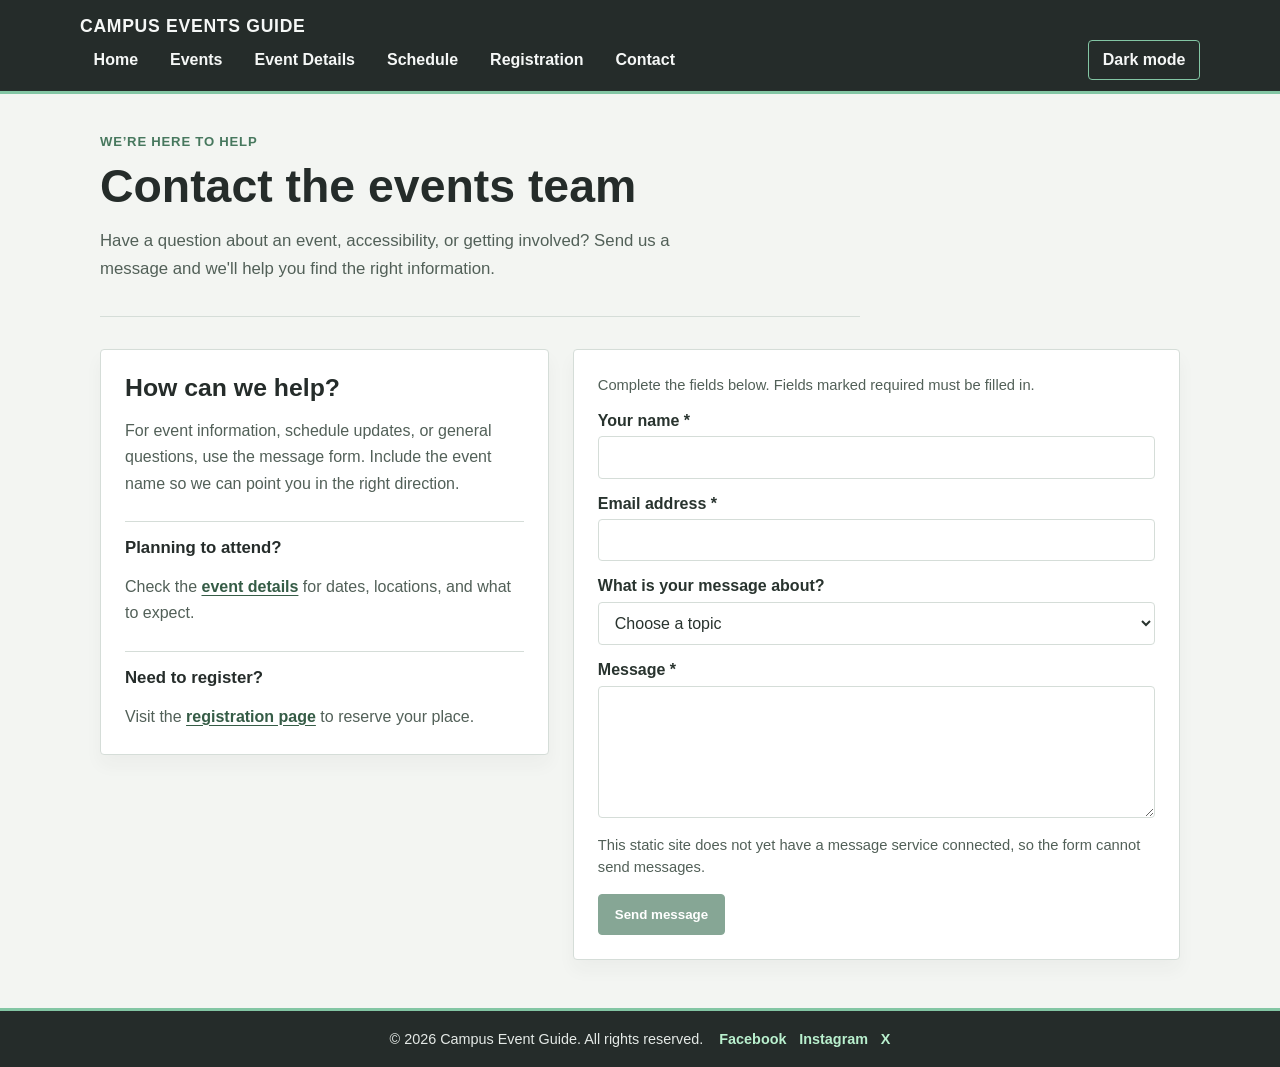
<file: contact.html>
<!DOCTYPE html>
<html lang="en">
<head>
    <meta charset="UTF-8">
    <meta name="viewport" content="width=device-width, initial-scale=1.0">
    <title>Contact | Campus Event Guide</title>
    <link rel="stylesheet" href="style.css">
</head>
<body>
    <header class="site-header">
        <div class="brand-wrap">
            <span class="brand-mark">Campus Events Guide</span>
        </div>
        <nav class="navbar" aria-label="Main navigation">
            <ul>
                <li><a href="index.html">Home</a></li>
                <li><a href="events.html">Events</a></li>
                <li><a href="event-details.html">Event Details</a></li>
                <li><a href="schedule.html">Schedule</a></li>
                <li><a href="registration.html">Registration</a></li>
                <li><a href="contact.html" aria-current="page">Contact</a></li>
            </ul>
            <label class="theme-toggle" for="theme-toggle">
                <input id="theme-toggle" type="checkbox" aria-label="Toggle dark mode">
                <span>Dark mode</span>
            </label>
        </nav>
    </header>
    <main class="content-page">
        <section class="page-intro" aria-labelledby="contact-title">
            <p class="eyebrow">We’re here to help</p>
            <h1 id="contact-title">Contact the events team</h1>
            <p>Have a question about an event, accessibility, or getting involved? Send us a message and we'll help you find the right information.</p>
        </section>

        <section class="contact-layout" aria-label="Contact information and message form">
            <div class="contact-info">
                <h2>How can we help?</h2>
                <p>For event information, schedule updates, or general questions, use the message form. Include the event name so we can point you in the right direction.</p>
                <div class="contact-note">
                    <h3>Planning to attend?</h3>
                    <p>Check the <a class="text-link" href="event-details.html">event details</a> for dates, locations, and what to expect.</p>
                </div>
                <div class="contact-note">
                    <h3>Need to register?</h3>
                    <p>Visit the <a class="text-link" href="registration.html">registration page</a> to reserve your place.</p>
                </div>
            </div>

            <form class="contact-form">
                <p class="form-note">Complete the fields below. Fields marked required must be filled in.</p>
                <div class="form-field">
                    <label for="contact-name">Your name <span aria-hidden="true">*</span></label>
                    <input id="contact-name" name="name" type="text" autocomplete="name" required>
                </div>
                <div class="form-field">
                    <label for="contact-email">Email address <span aria-hidden="true">*</span></label>
                    <input id="contact-email" name="email" type="email" autocomplete="email" required>
                </div>
                <div class="form-field">
                    <label for="contact-topic">What is your message about?</label>
                    <select id="contact-topic" name="topic">
                        <option value="">Choose a topic</option>
                        <option value="event">An upcoming event</option>
                        <option value="accessibility">Accessibility</option>
                        <option value="participation">Getting involved</option>
                        <option value="other">Something else</option>
                    </select>
                </div>
                <div class="form-field">
                    <label for="contact-message">Message <span aria-hidden="true">*</span></label>
                    <textarea id="contact-message" name="message" rows="6" required></textarea>
                </div>
                <p class="form-note">This static site does not yet have a message service connected, so the form cannot send messages.</p>
                <button class="action-link" type="button" disabled>Send message</button>
            </form>
        </section>
    </main>
    <footer class="footer">
        <div class="footer-content">
            <p>&copy; 2026 Campus Event Guide. All rights reserved.</p>
            <ul class="social-links" aria-label="Social media links">
                <li><a href="https://www.facebook.com" target="_blank" rel="noreferrer">Facebook</a></li>
                <li><a href="https://www.instagram.com" target="_blank" rel="noreferrer">Instagram</a></li>
                <li><a href="https://www.x.com" target="_blank" rel="noreferrer">X</a></li>
            </ul>
        </div>
    </footer>
</body>
</html>
</file>
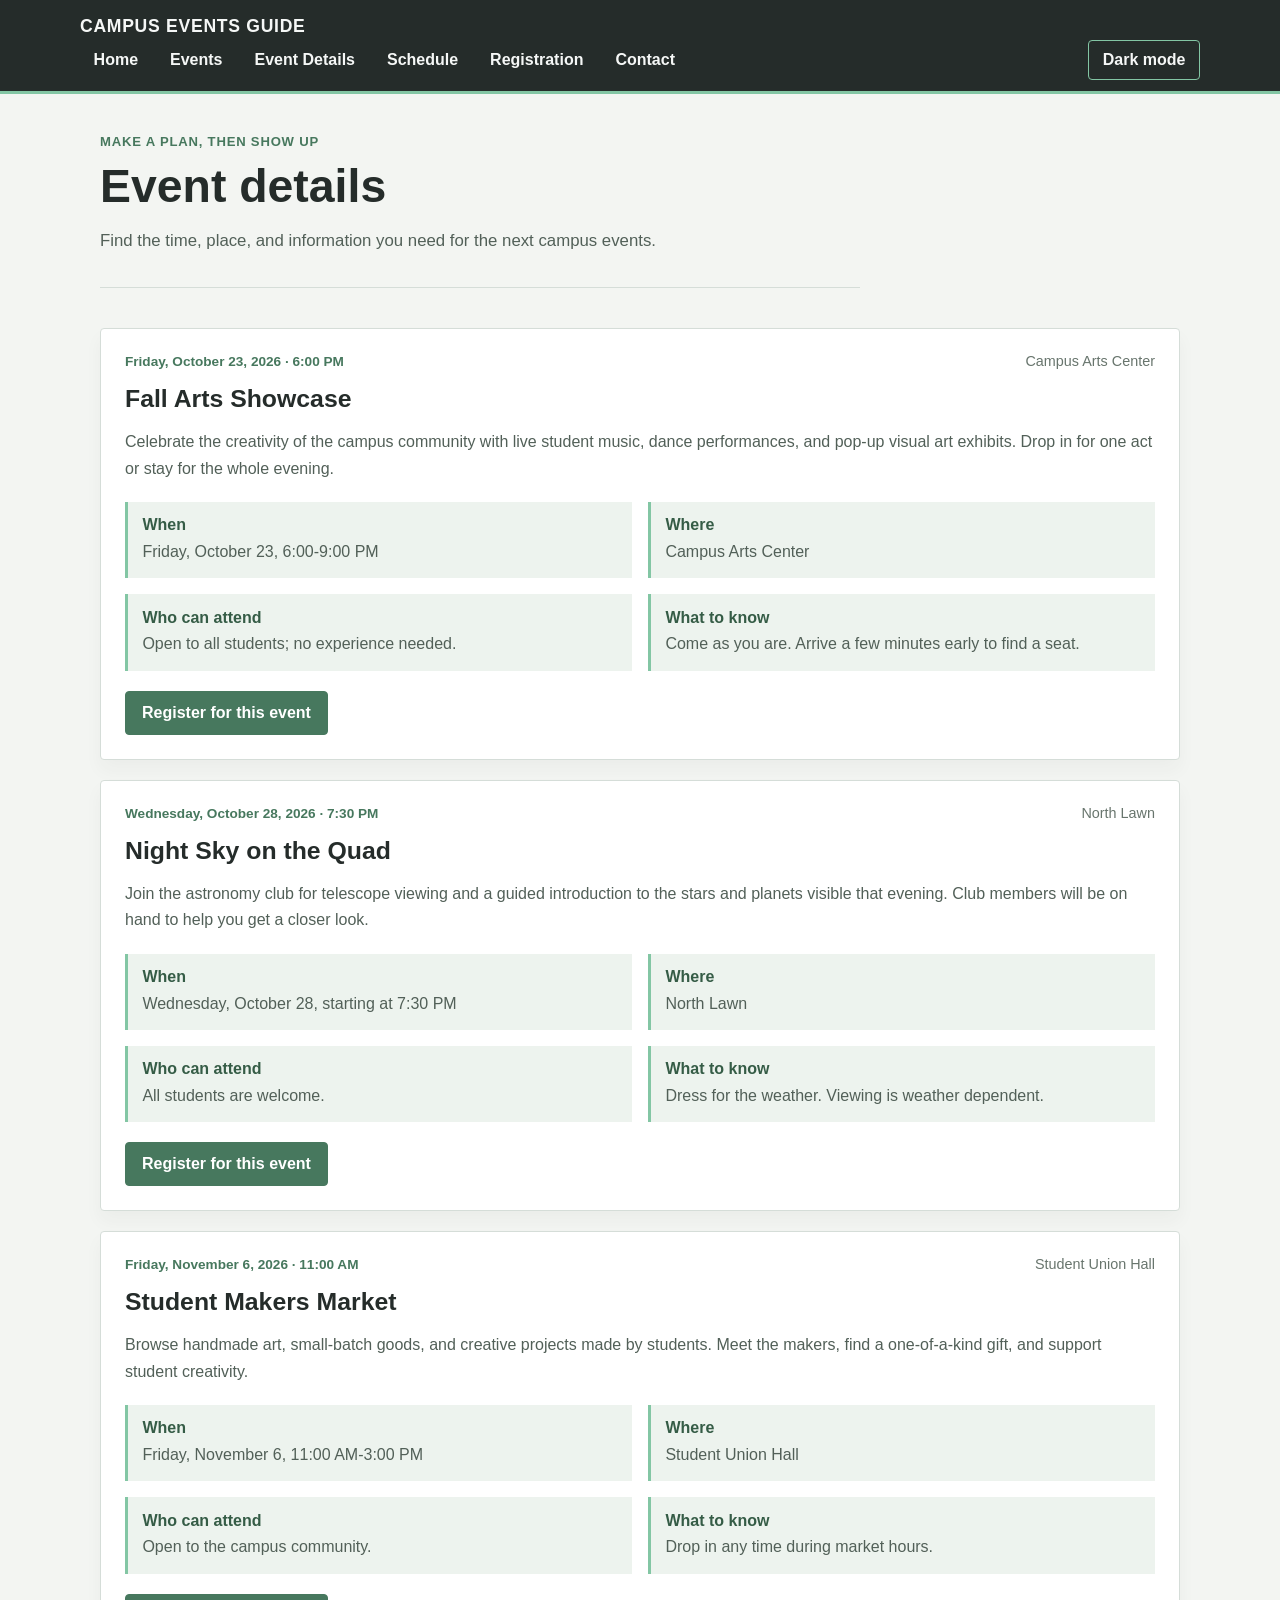
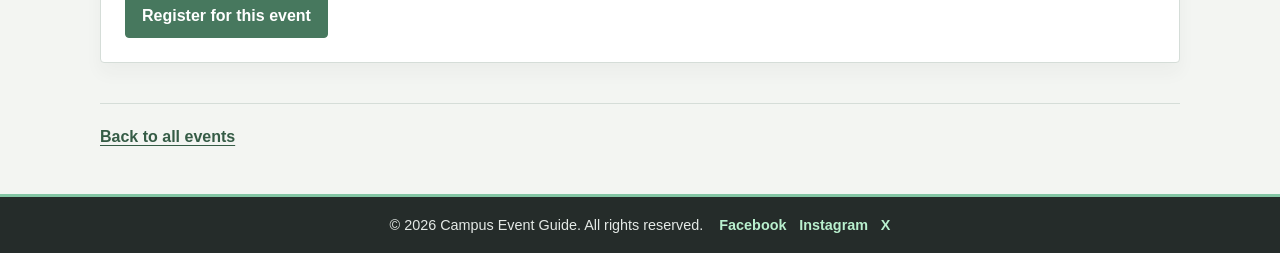
<file: event-details.html>
<!DOCTYPE html>
<html lang="en">
<head>
    <meta charset="UTF-8">
    <meta name="viewport" content="width=device-width, initial-scale=1.0">
    <title>Event Details | Campus Event Guide</title>
    <link rel="stylesheet" href="style.css">
</head>
<body>
    <header class="site-header">
        <div class="brand-wrap">
            <span class="brand-mark">Campus Events Guide</span>
        </div>
        <nav class="navbar" aria-label="Main navigation">
            <ul>
                <li><a href="index.html">Home</a></li>
                <li><a href="events.html">Events</a></li>
                <li><a href="event-details.html" aria-current="page">Event Details</a></li>
                <li><a href="schedule.html">Schedule</a></li>
                <li><a href="registration.html">Registration</a></li>
                <li><a href="contact.html">Contact</a></li>
            </ul>
            <label class="theme-toggle" for="theme-toggle">
                <input id="theme-toggle" type="checkbox" aria-label="Toggle dark mode">
                <span>Dark mode</span>
            </label>
        </nav>
    </header>
    <main class="content-page">
        <section class="page-intro" aria-labelledby="details-title">
            <p class="eyebrow">Make a plan, then show up</p>
            <h1 id="details-title">Event details</h1>
            <p>Find the time, place, and information you need for the next campus events.</p>
        </section>

        <section class="content-section detail-list" aria-label="Upcoming event details">
            <article class="detail-card" id="fall-arts-showcase">
                <div class="detail-heading">
                    <p class="event-date"><time datetime="2026-10-23">Friday, October 23, 2026</time> · 6:00 PM</p>
                    <span class="event-place">Campus Arts Center</span>
                </div>
                <h2>Fall Arts Showcase</h2>
                <p>Celebrate the creativity of the campus community with live student music, dance performances, and pop-up visual art exhibits. Drop in for one act or stay for the whole evening.</p>
                <dl class="event-facts">
                    <div><dt>When</dt><dd>Friday, October 23, 6:00-9:00 PM</dd></div>
                    <div><dt>Where</dt><dd>Campus Arts Center</dd></div>
                    <div><dt>Who can attend</dt><dd>Open to all students; no experience needed.</dd></div>
                    <div><dt>What to know</dt><dd>Come as you are. Arrive a few minutes early to find a seat.</dd></div>
                </dl>
                <a class="action-link" href="registration.html">Register for this event</a>
            </article>

            <article class="detail-card" id="night-sky-on-the-quad">
                <div class="detail-heading">
                    <p class="event-date"><time datetime="2026-10-28">Wednesday, October 28, 2026</time> · 7:30 PM</p>
                    <span class="event-place">North Lawn</span>
                </div>
                <h2>Night Sky on the Quad</h2>
                <p>Join the astronomy club for telescope viewing and a guided introduction to the stars and planets visible that evening. Club members will be on hand to help you get a closer look.</p>
                <dl class="event-facts">
                    <div><dt>When</dt><dd>Wednesday, October 28, starting at 7:30 PM</dd></div>
                    <div><dt>Where</dt><dd>North Lawn</dd></div>
                    <div><dt>Who can attend</dt><dd>All students are welcome.</dd></div>
                    <div><dt>What to know</dt><dd>Dress for the weather. Viewing is weather dependent.</dd></div>
                </dl>
                <a class="action-link" href="registration.html">Register for this event</a>
            </article>

            <article class="detail-card" id="student-makers-market">
                <div class="detail-heading">
                    <p class="event-date"><time datetime="2026-11-06">Friday, November 6, 2026</time> · 11:00 AM</p>
                    <span class="event-place">Student Union Hall</span>
                </div>
                <h2>Student Makers Market</h2>
                <p>Browse handmade art, small-batch goods, and creative projects made by students. Meet the makers, find a one-of-a-kind gift, and support student creativity.</p>
                <dl class="event-facts">
                    <div><dt>When</dt><dd>Friday, November 6, 11:00 AM-3:00 PM</dd></div>
                    <div><dt>Where</dt><dd>Student Union Hall</dd></div>
                    <div><dt>Who can attend</dt><dd>Open to the campus community.</dd></div>
                    <div><dt>What to know</dt><dd>Drop in any time during market hours.</dd></div>
                </dl>
                <a class="action-link" href="registration.html">Register for this event</a>
            </article>
        </section>

        <p class="back-link"><a class="text-link" href="events.html">Back to all events</a></p>
    </main>
    <footer class="footer">
        <div class="footer-content">
            <p>&copy; 2026 Campus Event Guide. All rights reserved.</p>
            <ul class="social-links" aria-label="Social media links">
                <li><a href="https://www.facebook.com" target="_blank" rel="noreferrer">Facebook</a></li>
                <li><a href="https://www.instagram.com" target="_blank" rel="noreferrer">Instagram</a></li>
                <li><a href="https://www.x.com" target="_blank" rel="noreferrer">X</a></li>
            </ul>
        </div>
    </footer>
</body>
</html>
</file>
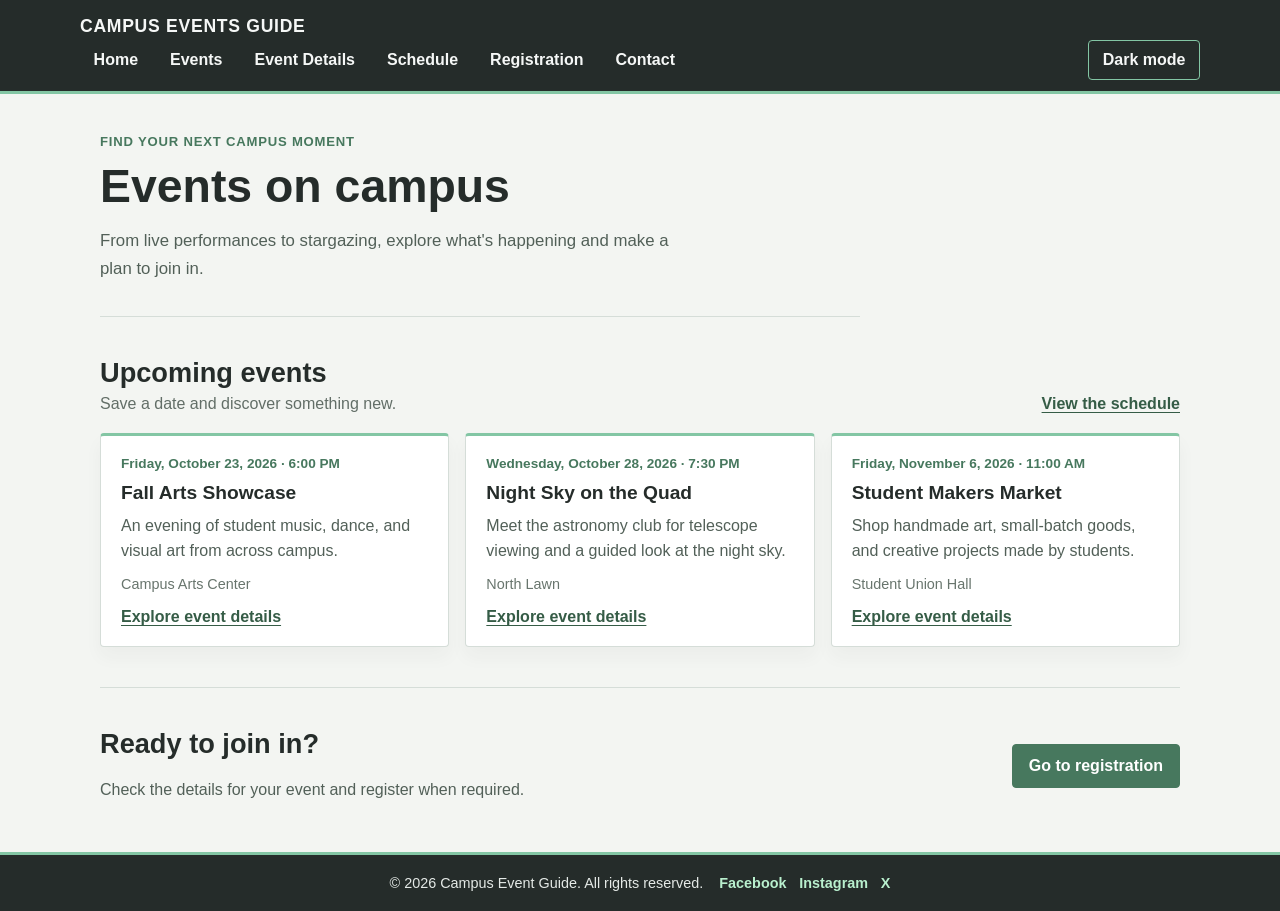
<file: events.html>
<!DOCTYPE html>
<html lang="en">
<head>
    <meta charset="UTF-8">
    <meta name="viewport" content="width=device-width, initial-scale=1.0">
    <title>Events | Campus Event Guide</title>
    <link rel="stylesheet" href="style.css">
</head>
<body>
    <header class="site-header">
        <div class="brand-wrap">
            <span class="brand-mark">Campus Events Guide</span>
        </div>
        <nav class="navbar" aria-label="Main navigation">
            <ul>
                <li><a href="index.html">Home</a></li>
                <li><a href="events.html" aria-current="page">Events</a></li>
                <li><a href="event-details.html">Event Details</a></li>
                <li><a href="schedule.html">Schedule</a></li>
                <li><a href="registration.html">Registration</a></li>
                <li><a href="contact.html">Contact</a></li>
            </ul>
            <label class="theme-toggle" for="theme-toggle">
                <input id="theme-toggle" type="checkbox" aria-label="Toggle dark mode">
                <span>Dark mode</span>
            </label>
        </nav>
    </header>
    <main class="content-page">
        <section class="page-intro" aria-labelledby="events-title">
            <p class="eyebrow">Find your next campus moment</p>
            <h1 id="events-title">Events on campus</h1>
            <p>From live performances to stargazing, explore what's happening and make a plan to join in.</p>
        </section>

        <section class="content-section" aria-labelledby="upcoming-events-title">
            <div class="section-heading">
                <div>
                    <h2 id="upcoming-events-title">Upcoming events</h2>
                    <p>Save a date and discover something new.</p>
                </div>
                <a class="text-link" href="schedule.html">View the schedule</a>
            </div>
            <div class="event-list">
                <article class="event-card">
                    <p class="event-date"><time datetime="2026-10-23">Friday, October 23, 2026</time> · 6:00 PM</p>
                    <h3>Fall Arts Showcase</h3>
                    <p>An evening of student music, dance, and visual art from across campus.</p>
                    <span class="event-place">Campus Arts Center</span>
                    <a class="text-link" href="event-details.html#fall-arts-showcase">Explore event details</a>
                </article>
                <article class="event-card">
                    <p class="event-date"><time datetime="2026-10-28">Wednesday, October 28, 2026</time> · 7:30 PM</p>
                    <h3>Night Sky on the Quad</h3>
                    <p>Meet the astronomy club for telescope viewing and a guided look at the night sky.</p>
                    <span class="event-place">North Lawn</span>
                    <a class="text-link" href="event-details.html#night-sky-on-the-quad">Explore event details</a>
                </article>
                <article class="event-card">
                    <p class="event-date"><time datetime="2026-11-06">Friday, November 6, 2026</time> · 11:00 AM</p>
                    <h3>Student Makers Market</h3>
                    <p>Shop handmade art, small-batch goods, and creative projects made by students.</p>
                    <span class="event-place">Student Union Hall</span>
                    <a class="text-link" href="event-details.html#student-makers-market">Explore event details</a>
                </article>
            </div>
        </section>

        <section class="visit-section page-cta" aria-labelledby="plan-title">
            <div class="visit-copy">
                <h2 id="plan-title">Ready to join in?</h2>
                <p>Check the details for your event and register when required.</p>
            </div>
            <a class="action-link" href="registration.html">Go to registration</a>
        </section>
    </main>
    <footer class="footer">
        <div class="footer-content">
            <p>&copy; 2026 Campus Event Guide. All rights reserved.</p>
            <ul class="social-links" aria-label="Social media links">
                <li><a href="https://www.facebook.com" target="_blank" rel="noreferrer">Facebook</a></li>
                <li><a href="https://www.instagram.com" target="_blank" rel="noreferrer">Instagram</a></li>
                <li><a href="https://www.x.com" target="_blank" rel="noreferrer">X</a></li>
            </ul>
        </div>
    </footer>
</body>
</html>
</file>
<file: style.css>
:root {
    --bg: #f3f5f2;
    --surface: #ffffff;
    --surface-alt: #edf3ee;
    --text: #28332e;
    --muted: #526058;
    --accent: #47785e;
    --accent-strong: #355c46;
    --accent-soft: #83c6a4;
    --border: #d5ddd8;
    --shadow: rgba(28, 39, 34, 0.08);
}

* {
    box-sizing: border-box;
}

html {
    scroll-behavior: smooth;
}

body {
    min-height: 100vh;
    margin: 0;
    display: flex;
    flex-direction: column;
    background: var(--bg);
    color: var(--text);
    font-family: Arial, Helvetica, sans-serif;
}

img {
    max-width: 100%;
}

.site-header {
    background-color: #252c2a;
    border-bottom: 3px solid var(--accent-soft);
    position: sticky;
    top: 0;
    z-index: 10;
}

.brand-wrap {
    width: min(1120px, calc(100% - 2.5rem));
    margin: 0 auto;
    padding: 1rem 0 0.2rem;
}

.brand-mark {
    display: inline-block;
    color: #f5f7f6;
    font-size: 1.1rem;
    font-weight: 700;
    letter-spacing: 0.04em;
    text-transform: uppercase;
}

.navbar {
    width: min(1120px, calc(100% - 2.5rem));
    margin: 0 auto;
    color: #f5f7f6;
    padding: 0 0 0.65rem;
    display: flex;
    justify-content: space-between;
    align-items: center;
    flex-wrap: wrap;
}

.navbar ul {
    display: flex;
    align-items: center;
    justify-content: center;
    flex-wrap: wrap;
    gap: 0.3rem;
    list-style: none;
    margin: 0;
    padding: 0;
}

.navbar a {
    display: block;
    padding: 0.65rem 0.85rem;
    border-radius: 4px;
    color: inherit;
    font-weight: 600;
    text-decoration: none;
    transition: background-color 160ms ease, color 160ms ease;
}

.navbar a:hover,
.navbar a:focus-visible {
    background-color: #3a4842;
    color: #b9f0ce;
}

.theme-toggle {
    position: relative;
    display: inline-flex;
    align-items: center;
    justify-content: center;
    min-height: 40px;
    margin-left: auto;
    padding: 0.55rem 0.85rem;
    border: 1px solid var(--accent-soft);
    border-radius: 4px;
    background: transparent;
    color: #f5f7f6;
    font: inherit;
    font-weight: 600;
    cursor: pointer;
    transition: background-color 160ms ease, color 160ms ease, border-color 160ms ease;
}

.theme-toggle input {
    position: absolute;
    inset: 0;
    width: 100%;
    height: 100%;
    margin: 0;
    opacity: 0;
    cursor: pointer;
}

.theme-toggle:hover,
.theme-toggle:focus-within {
    background-color: #3a4842;
    color: #b9f0ce;
}

.home-page {
    width: min(1120px, 100%);
    flex: 1;
    margin: 0 auto;
    padding: 2.5rem 1.25rem 3rem;
    color: var(--text);
}

.content-page {
    width: min(1120px, 100%);
    flex: 1;
    margin: 0 auto;
    padding: 2.5rem 1.25rem 3rem;
    color: var(--text);
}

.page-intro {
    max-width: 760px;
    padding-bottom: 2rem;
    border-bottom: 1px solid var(--border);
}

.page-intro h1 {
    margin: 0;
    color: #252c2a;
    font-size: clamp(2.2rem, 4vw, 2.9rem);
    line-height: 1.08;
}

.page-intro > p:last-child {
    max-width: 62ch;
    margin: 1rem 0 0;
    color: var(--muted);
    font-size: 1.05rem;
    line-height: 1.7;
}

.content-section {
    padding: 2.5rem 0;
    border-bottom: 1px solid var(--border);
}

.page-cta {
    padding-top: 2rem;
}

.detail-list {
    display: grid;
    gap: 1.25rem;
}

.detail-card,
.contact-info,
.contact-form {
    padding: 1.5rem;
    border: 1px solid var(--border);
    border-radius: 4px;
    background: var(--surface);
    box-shadow: 0 10px 18px rgba(40, 51, 46, 0.04);
}

.detail-card {
    scroll-margin-top: 10rem;
}

.detail-heading {
    display: flex;
    align-items: baseline;
    justify-content: space-between;
    flex-wrap: wrap;
    gap: 0.25rem 1rem;
}

.detail-heading .event-place {
    margin: 0;
}

.detail-card h2,
.contact-info h2 {
    margin: 0.35rem 0 0.75rem;
    color: #252c2a;
    font-size: 1.55rem;
}

.detail-card > p,
.contact-info > p,
.contact-note p {
    color: var(--muted);
    line-height: 1.65;
}

.event-facts {
    display: grid;
    grid-template-columns: repeat(2, minmax(0, 1fr));
    gap: 1rem;
    margin: 1.25rem 0;
}

.event-facts div {
    padding: 0.9rem;
    border-left: 3px solid var(--accent-soft);
    background: var(--surface-alt);
}

.event-facts dt {
    color: var(--accent-strong);
    font-weight: 700;
}

.event-facts dd {
    margin: 0.35rem 0 0;
    color: var(--muted);
    line-height: 1.5;
}

.back-link {
    margin: 1.5rem 0 0;
}

.contact-layout {
    display: grid;
    grid-template-columns: 0.85fr 1.15fr;
    align-items: start;
    gap: 1.5rem;
    padding-top: 2rem;
}

.contact-info h2 {
    margin-top: 0;
}

.contact-note {
    margin-top: 1.5rem;
    padding-top: 1rem;
    border-top: 1px solid var(--border);
}

.contact-note h3 {
    margin: 0;
    color: #252c2a;
    font-size: 1.05rem;
}

.contact-note p {
    margin-bottom: 0;
}

.contact-form {
    display: grid;
    gap: 1rem;
}

.form-note {
    margin: 0;
    color: var(--muted);
    font-size: 0.92rem;
    line-height: 1.5;
}

.form-field {
    display: grid;
    gap: 0.4rem;
}

.form-field label {
    color: var(--text);
    font-weight: 700;
}

.form-field input,
.form-field select,
.form-field textarea {
    width: 100%;
    padding: 0.7rem 0.75rem;
    border: 1px solid var(--border);
    border-radius: 4px;
    background: var(--surface);
    color: var(--text);
    font: inherit;
}

.form-field textarea {
    resize: vertical;
}

.form-field input:focus,
.form-field select:focus,
.form-field textarea:focus {
    outline: 2px solid var(--accent);
    outline-offset: 2px;
}

.contact-form .action-link:disabled {
    width: fit-content;
    cursor: not-allowed;
    opacity: 0.65;
}

.home-intro {
    display: grid;
    grid-template-columns: 1fr 0.9fr;
    align-items: center;
    gap: 2.5rem;
    padding-bottom: 2.75rem;
    border-bottom: 1px solid var(--border);
}

.eyebrow {
    margin: 0 0 0.75rem;
    color: var(--accent);
    font-size: 0.82rem;
    font-weight: 700;
    text-transform: uppercase;
    letter-spacing: 0.06em;
}

.home-intro h1 {
    max-width: 12ch;
    margin: 0;
    color: #252c2a;
    font-size: clamp(2.2rem, 4vw, 2.9rem);
    line-height: 1.08;
}

.home-intro p:not(.eyebrow) {
    max-width: 54ch;
    margin: 1rem 0 1.5rem;
    color: var(--muted);
    font-size: 1.05rem;
    line-height: 1.7;
}

.intro-actions,
.visit-section {
    display: flex;
    flex-wrap: wrap;
    gap: 0.75rem;
}

.action-link {
    display: inline-block;
    padding: 0.75rem 1rem;
    border: 1px solid var(--accent);
    border-radius: 4px;
    color: #fff;
    background: var(--accent);
    font-weight: 700;
    text-decoration: none;
    transition: background-color 160ms ease, color 160ms ease, transform 160ms ease;
}

.action-link.secondary {
    color: var(--accent-strong);
    background: transparent;
}

.action-link:hover,
.action-link:focus-visible,
.text-link:hover,
.text-link:focus-visible {
    background: var(--accent-strong);
    color: #fff;
    transform: translateY(-1px);
}

.action-link:focus-visible,
.text-link:focus-visible,
.theme-toggle:focus-within {
    outline: 2px solid var(--accent);
    outline-offset: 3px;
}

.intro-image {
    display: block;
    width: 100%;
    aspect-ratio: 16 / 11;
    object-fit: cover;
    border-radius: 4px;
    box-shadow: 0 18px 30px var(--shadow);
}

.home-section {
    padding: 2.5rem 0;
    border-bottom: 1px solid var(--border);
}

.section-heading {
    display: flex;
    align-items: end;
    justify-content: space-between;
    gap: 1rem;
    margin-bottom: 1.25rem;
}

.section-heading h2,
.feature-copy h2,
.visit-copy h2 {
    margin: 0;
    color: #252c2a;
    font-size: 1.7rem;
}

.section-heading p {
    margin: 0.4rem 0 0;
    color: #626e67;
}

.text-link {
    color: var(--accent-strong);
    font-weight: 700;
    text-underline-offset: 3px;
    transition: color 160ms ease, background-color 160ms ease;
}

.event-list {
    display: grid;
    grid-template-columns: repeat(3, minmax(0, 1fr));
    gap: 1rem;
}

.event-card {
    padding: 1.25rem;
    border: 1px solid var(--border);
    border-top: 3px solid var(--accent-soft);
    border-radius: 4px;
    background: var(--surface);
    box-shadow: 0 10px 18px rgba(40, 51, 46, 0.04);
    transition: transform 160ms ease, box-shadow 160ms ease;
}

.event-card:hover {
    transform: translateY(-2px);
    box-shadow: 0 14px 22px rgba(40, 51, 46, 0.08);
}

.event-date {
    margin: 0 0 0.65rem;
    color: var(--accent);
    font-size: 0.85rem;
    font-weight: 700;
}

.event-card h3 {
    margin: 0 0 0.65rem;
    color: #252c2a;
    font-size: 1.2rem;
}

.event-card p:not(.event-date) {
    margin: 0 0 0.8rem;
    color: var(--muted);
    line-height: 1.55;
}

.event-place {
    display: block;
    margin-bottom: 1rem;
    color: #68756d;
    font-size: 0.9rem;
}

.feature-row {
    display: grid;
    grid-template-columns: 0.9fr 1.1fr;
    align-items: center;
    gap: 2rem;
}

.feature-row img {
    display: block;
    width: 100%;
    aspect-ratio: 16 / 10;
    object-fit: cover;
    border-radius: 4px;
    box-shadow: 0 18px 30px var(--shadow);
}

.feature-copy p,
.visit-copy p {
    color: var(--muted);
    line-height: 1.7;
}

.feature-facts {
    margin: 1.25rem 0;
    padding-left: 1.2rem;
    color: var(--muted);
    line-height: 1.8;
}

.visit-section {
    align-items: center;
    justify-content: space-between;
    gap: 2rem;
    padding-top: 2.5rem;
}

.visit-copy p {
    max-width: 60ch;
    margin-bottom: 0;
}

.footer {
    background-color: #252c2a;
    color: #e4e9e6;
    padding: 1.25rem;
    border-top: 3px solid var(--accent-soft);
    font-size: 0.9rem;
    margin-top: auto;
}

.footer-content {
    width: min(1120px, calc(100% - 2rem));
    margin: 0 auto;
    display: flex;
    align-items: center;
    justify-content: center;
    flex-wrap: wrap;
    gap: 1rem;
    text-align: center;
}

.footer p {
    margin: 0;
}

.social-links {
    display: flex;
    align-items: center;
    justify-content: center;
    flex-wrap: wrap;
    gap: 0.8rem;
    margin: 0;
    padding: 0;
    list-style: none;
}

.social-links a {
    color: #b9f0ce;
    font-weight: 600;
    text-decoration: none;
}

.social-links a:hover,
.social-links a:focus-visible {
    text-decoration: underline;
}

body:has(#theme-toggle:checked) {
    background-color: #171d19;
    color: #e4e9e6;
}

body:has(#theme-toggle:checked) .home-page,
body:has(#theme-toggle:checked) .home-page * {
    color: #e4e9e6;
}

body:has(#theme-toggle:checked) .content-page {
    color: #e4e9e6;
}

body:has(#theme-toggle:checked) .home-intro,
body:has(#theme-toggle:checked) .home-section,
body:has(#theme-toggle:checked) .page-intro,
body:has(#theme-toggle:checked) .content-section,
body:has(#theme-toggle:checked) .contact-note {
    border-color: #39463e;
}

body:has(#theme-toggle:checked) .home-intro h1,
body:has(#theme-toggle:checked) .section-heading h2,
body:has(#theme-toggle:checked) .feature-copy h2,
body:has(#theme-toggle:checked) .visit-copy h2,
body:has(#theme-toggle:checked) .event-card h3 {
    color: #f2f5f3;
}

body:has(#theme-toggle:checked) .page-intro h1,
body:has(#theme-toggle:checked) .detail-card h2,
body:has(#theme-toggle:checked) .contact-info h2,
body:has(#theme-toggle:checked) .contact-note h3 {
    color: #f2f5f3;
}

body:has(#theme-toggle:checked) .page-intro > p:last-child,
body:has(#theme-toggle:checked) .detail-card > p,
body:has(#theme-toggle:checked) .contact-info > p,
body:has(#theme-toggle:checked) .contact-note p,
body:has(#theme-toggle:checked) .event-facts dd,
body:has(#theme-toggle:checked) .form-note {
    color: #c1cbc4;
}

body:has(#theme-toggle:checked) .home-intro p:not(.eyebrow),
body:has(#theme-toggle:checked) .section-heading p,
body:has(#theme-toggle:checked) .event-card p:not(.event-date),
body:has(#theme-toggle:checked) .feature-copy p,
body:has(#theme-toggle:checked) .visit-copy p,
body:has(#theme-toggle:checked) .feature-facts {
    color: #c1cbc4;
}

body:has(#theme-toggle:checked) .eyebrow,
body:has(#theme-toggle:checked) .text-link,
body:has(#theme-toggle:checked) .event-date {
    color: #a9dfbd;
}

body:has(#theme-toggle:checked) .event-card {
    border-color: #405047;
    border-top-color: #83c6a4;
    background-color: #222b26;
}

body:has(#theme-toggle:checked) .detail-card,
body:has(#theme-toggle:checked) .contact-info,
body:has(#theme-toggle:checked) .contact-form {
    border-color: #405047;
    background-color: #222b26;
}

body:has(#theme-toggle:checked) .event-facts div {
    background-color: #2b3730;
}

body:has(#theme-toggle:checked) .event-facts dt {
    color: #b9e9ca;
}

body:has(#theme-toggle:checked) .form-field input,
body:has(#theme-toggle:checked) .form-field select,
body:has(#theme-toggle:checked) .form-field textarea {
    border-color: #526158;
    background-color: #171d19;
    color: #e4e9e6;
}

body:has(#theme-toggle:checked) .form-field label {
    color: #e4e9e6;
}

body:has(#theme-toggle:checked) .event-place {
    color: #aab7ae;
}

body:has(#theme-toggle:checked) .action-link.secondary {
    border-color: #83c6a4;
    color: #b9e9ca;
}

body:has(#theme-toggle:checked) .action-link.secondary:hover,
body:has(#theme-toggle:checked) .action-link.secondary:focus-visible {
    background-color: var(--accent-strong);
    color: #fff;
}

@media (max-width: 760px) {
    .home-intro,
    .feature-row,
    .contact-layout {
        grid-template-columns: 1fr;
        gap: 1.5rem;
    }

    .event-facts {
        grid-template-columns: 1fr;
    }

    .home-intro h1 {
        font-size: 2.3rem;
    }

    .event-list {
        grid-template-columns: 1fr;
    }

    .section-heading,
    .visit-section {
        align-items: flex-start;
        flex-direction: column;
    }
}

@media (max-width: 560px) {
    .navbar {
        justify-content: center;
        padding: 0.5rem;
    }

    .navbar ul {
        gap: 0.15rem;
    }

    .navbar a {
        padding: 0.55rem 0.65rem;
        font-size: 0.9rem;
    }

    .theme-toggle {
        min-height: 36px;
        padding: 0.45rem 0.7rem;
        font-size: 0.9rem;
    }
}
</file>
